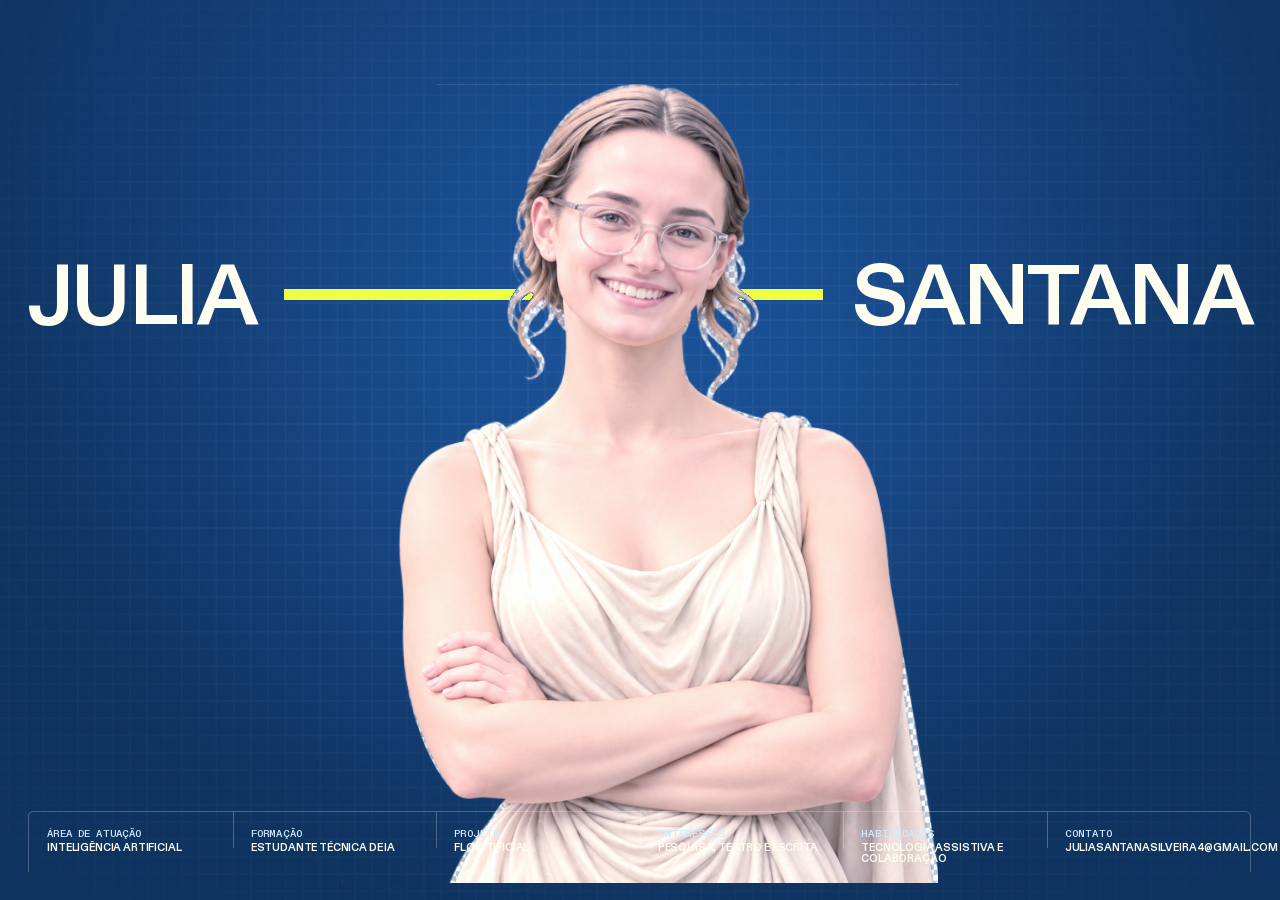
<file: index.html>
<!doctype html>
<html lang="pt-BR">
<head>
  <meta charset="utf-8">
  <meta name="viewport" content="width=device-width, initial-scale=1">
  <title>Julia Santana | Portfólio</title>
  <style>html,body{margin:0;width:100%;height:100%;overflow:hidden}iframe{display:block;width:100%;height:100%;border:0}</style>
</head>
<body>
  <iframe src="assets/overview/index.html" title="Portfólio de Julia Santana"></iframe>
</body>
</html>
</file>
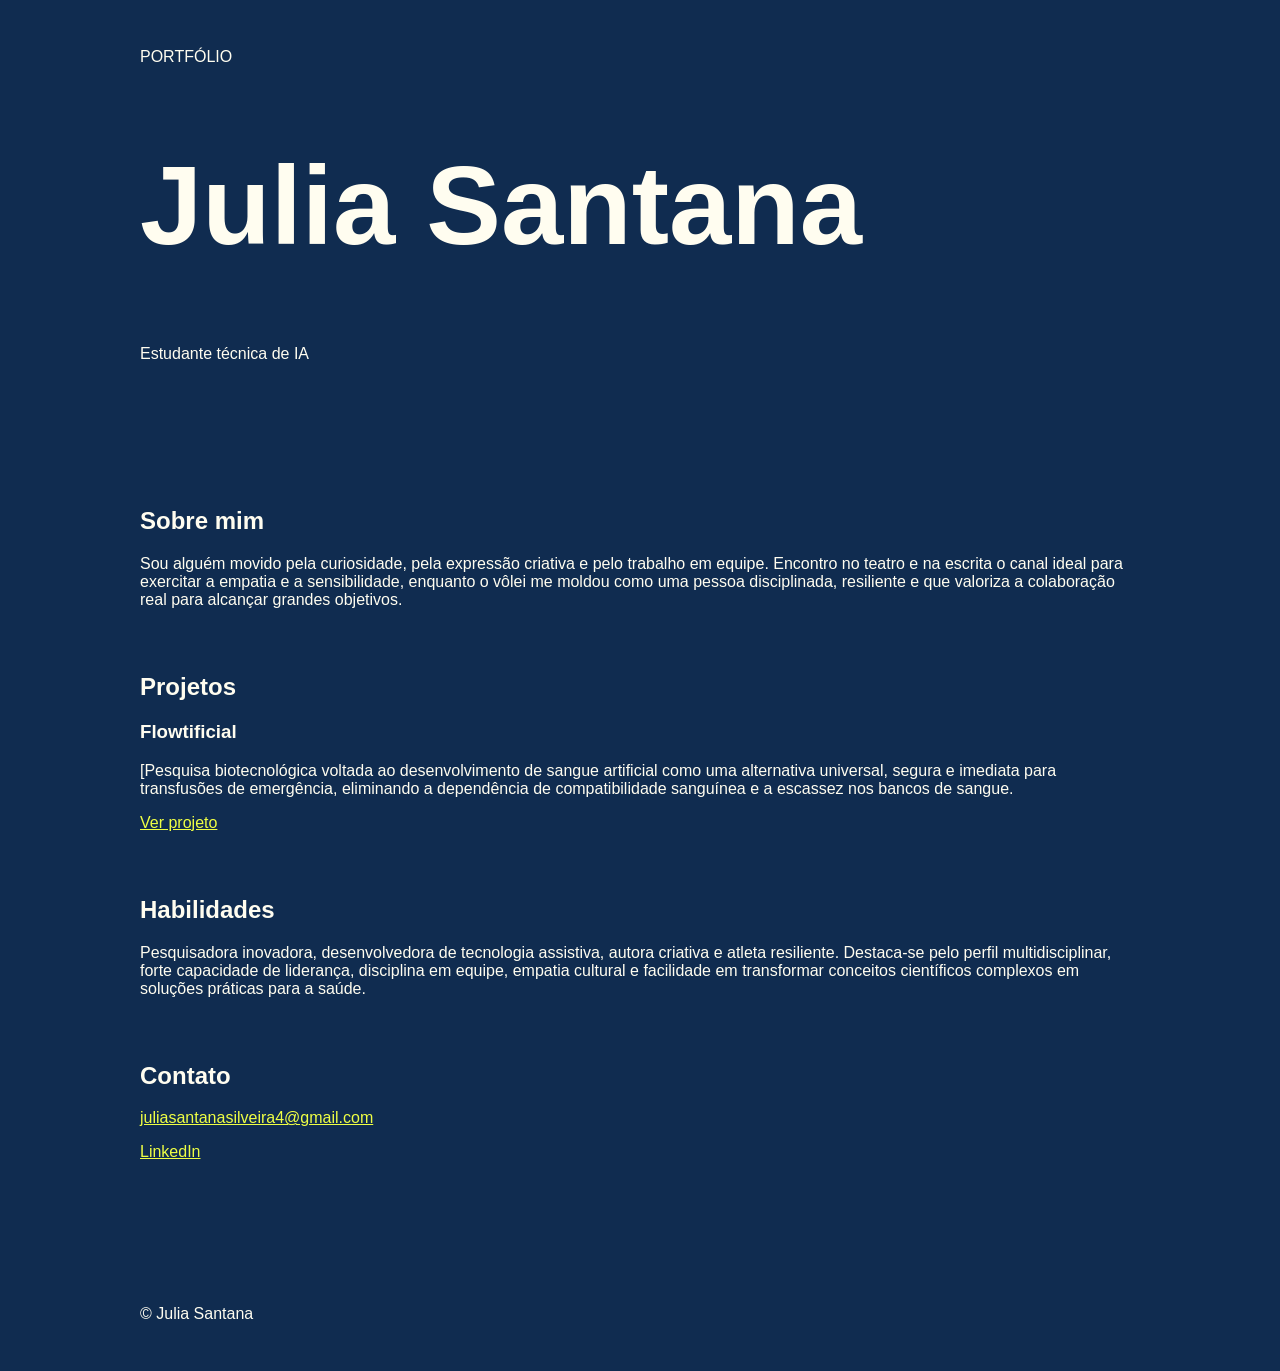
<file: portfolio.html>
<!doctype html>
<html lang="pt-BR">
<head>
  <meta charset="utf-8">
  <meta name="viewport" content="width=device-width, initial-scale=1">
  <title>Julia Santana | Portfólio</title>
  <style>
    body {
      margin: 0;
      background: #102c50;
      color: #fffdf0;
      font-family: Arial, sans-serif;
    }

    header, main, footer {
      max-width: 1000px;
      margin: auto;
      padding: 32px 24px;
    }

    h1 { font-size: clamp(3rem, 10vw, 7rem); }
    section { margin: 64px 0; }
    a { color: #efff44; }
  </style>
</head>
<body>
  <header>
    <p>PORTFÓLIO</p>
    <h1>Julia Santana</h1>
    <p>Estudante técnica de IA</p>
  </header>

  <main>
    <section>
      <h2>Sobre mim</h2>
      <p>Sou alguém movido pela curiosidade, pela expressão criativa e pelo trabalho em equipe. Encontro no teatro e na escrita o canal ideal para exercitar a empatia e a sensibilidade, enquanto o vôlei me moldou como uma pessoa disciplinada, resiliente e que valoriza a colaboração real para alcançar grandes objetivos.</p>
    </section>

    <section>
      <h2>Projetos</h2>
      <article>
        <h3>Flowtificial</h3>
        <p>[Pesquisa biotecnológica voltada ao desenvolvimento de sangue artificial como uma alternativa universal, segura e imediata para transfusões de emergência, eliminando a dependência de compatibilidade sanguínea e a escassez nos bancos de sangue.</p>
        <a href="https://flowtificial.vercel.app/">Ver projeto</a>
      </article>
    </section>

    <section>
      <h2>Habilidades</h2>
      <p>Pesquisadora inovadora, desenvolvedora de tecnologia assistiva, autora criativa e atleta resiliente. Destaca-se pelo perfil multidisciplinar, forte capacidade de liderança, disciplina em equipe, empatia cultural e facilidade em transformar conceitos científicos complexos em soluções práticas para a saúde.</p>
    </section>

    <section>
      <h2>Contato</h2>
      <p><a href="mailto:juliasantanasilviera4@gmail.com">juliasantanasilveira4@gmail.com</a></p>
      <p><a href="https://www.linkedin.com/in/juliasantanasilveira/">LinkedIn</a></p>
    </section>
  </main>

  <footer>
    <p>© Julia Santana</p>
  </footer>
</body>
</html>
</file>
